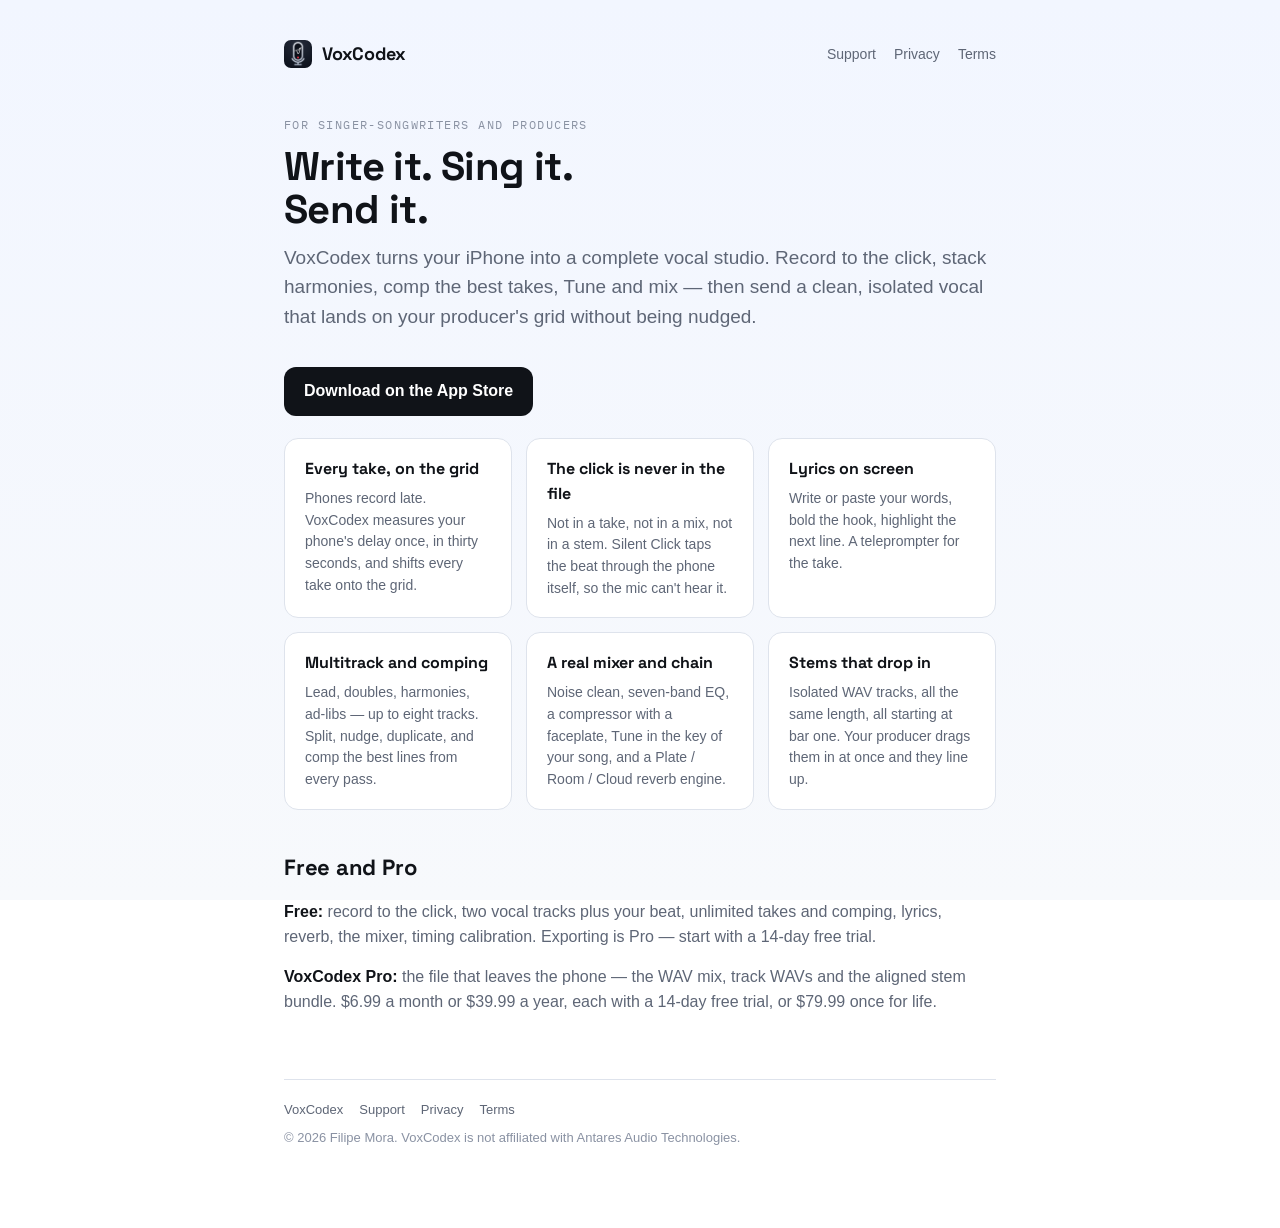
<file: index.html>
<!doctype html><html lang="en"><head><meta charset="utf-8"><meta name="viewport" content="width=device-width,initial-scale=1"><title>VoxCodex — the pocket vocal studio for singers, songwriters and producers</title><meta name="description" content="Record vocals to a click, comp takes, Tune, mix, and send stems that drop straight onto the grid. A complete vocal studio for iPhone."><link rel="preconnect" href="https://fonts.googleapis.com"><link href="https://fonts.googleapis.com/css2?family=IBM+Plex+Mono:wght@600&family=Space+Grotesk:wght@500;700&display=swap" rel="stylesheet"><link rel="stylesheet" href="style.css"></head><body><div class="wrap"><header class="top"><a class="brand" href="index.html"><img src="icon.png" alt="">VoxCodex</a><nav><a href="support.html">Support</a><a href="privacy.html">Privacy</a><a href="terms.html">Terms</a></nav></header>
<p class="eyebrow">For singer-songwriters and producers</p>
<h1>Write it. Sing it.<br>Send it.</h1>
<p class="lede">VoxCodex turns your iPhone into a complete vocal studio. Record to the click, stack harmonies, comp the best takes, Tune and mix — then send a clean, isolated vocal that lands on your producer's grid without being nudged.</p>
<a class="cta" href="https://apps.apple.com/app/id6803250762">Download on the App Store</a>
<div class="grid">
<div class="card"><h3>Every take, on the grid</h3><p>Phones record late. VoxCodex measures your phone's delay once, in thirty seconds, and shifts every take onto the grid.</p></div>
<div class="card"><h3>The click is never in the file</h3><p>Not in a take, not in a mix, not in a stem. Silent Click taps the beat through the phone itself, so the mic can't hear it.</p></div>
<div class="card"><h3>Lyrics on screen</h3><p>Write or paste your words, bold the hook, highlight the next line. A teleprompter for the take.</p></div>
<div class="card"><h3>Multitrack and comping</h3><p>Lead, doubles, harmonies, ad-libs — up to eight tracks. Split, nudge, duplicate, and comp the best lines from every pass.</p></div>
<div class="card"><h3>A real mixer and chain</h3><p>Noise clean, seven-band EQ, a compressor with a faceplate, Tune in the key of your song, and a Plate / Room / Cloud reverb engine.</p></div>
<div class="card"><h3>Stems that drop in</h3><p>Isolated WAV tracks, all the same length, all starting at bar one. Your producer drags them in at once and they line up.</p></div>
</div>
<h2>Free and Pro</h2>
<p><b>Free:</b> record to the click, two vocal tracks plus your beat, unlimited takes and comping, lyrics, reverb, the mixer, timing calibration. Exporting is Pro — start with a 14-day free trial.</p>
<p><b>VoxCodex Pro:</b> the file that leaves the phone — the WAV mix, track WAVs and the aligned stem bundle. $6.99 a month or $39.99 a year, each with a 14-day free trial, or $79.99 once for life.</p>
<footer><a href="index.html">VoxCodex</a><a href="support.html">Support</a><a href="privacy.html">Privacy</a><a href="terms.html">Terms</a><div style="margin-top:8px">© 2026 Filipe Mora. VoxCodex is not affiliated with Antares Audio Technologies.</div></footer></div></body></html>
</file>
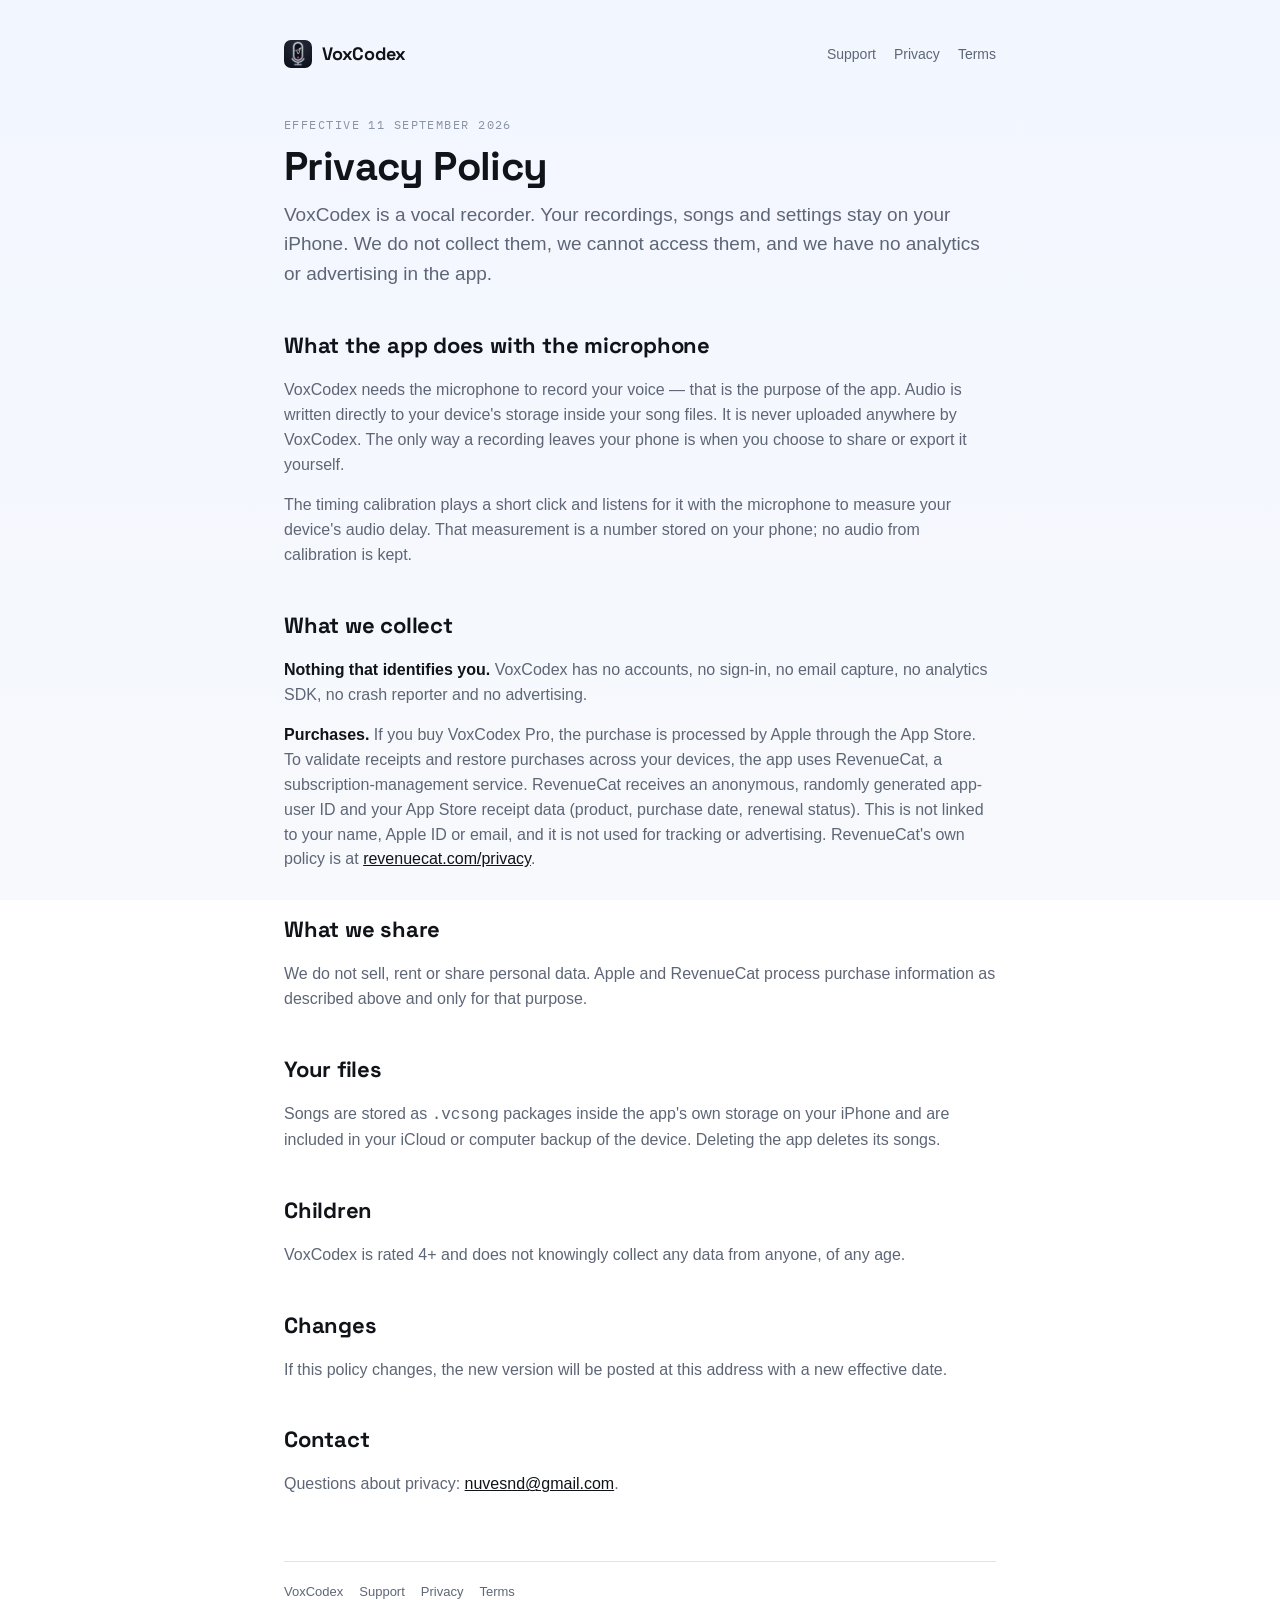
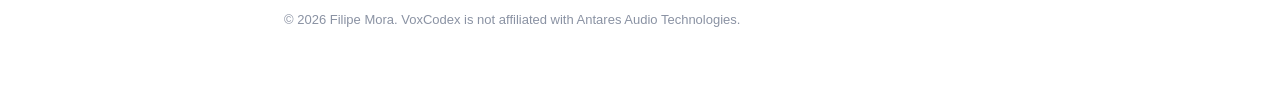
<file: privacy.html>
<!doctype html><html lang="en"><head><meta charset="utf-8"><meta name="viewport" content="width=device-width,initial-scale=1"><title>VoxCodex — Privacy Policy</title><link rel="preconnect" href="https://fonts.googleapis.com"><link href="https://fonts.googleapis.com/css2?family=IBM+Plex+Mono:wght@600&family=Space+Grotesk:wght@500;700&display=swap" rel="stylesheet"><link rel="stylesheet" href="style.css"></head><body><div class="wrap"><header class="top"><a class="brand" href="index.html"><img src="icon.png" alt="">VoxCodex</a><nav><a href="support.html">Support</a><a href="privacy.html">Privacy</a><a href="terms.html">Terms</a></nav></header>
<p class="eyebrow">Effective 11 September 2026</p>
<h1>Privacy Policy</h1>
<p class="lede">VoxCodex is a vocal recorder. Your recordings, songs and settings stay on your iPhone. We do not collect them, we cannot access them, and we have no analytics or advertising in the app.</p>
<h2>What the app does with the microphone</h2>
<p>VoxCodex needs the microphone to record your voice — that is the purpose of the app. Audio is written directly to your device's storage inside your song files. It is never uploaded anywhere by VoxCodex. The only way a recording leaves your phone is when you choose to share or export it yourself.</p>
<p>The timing calibration plays a short click and listens for it with the microphone to measure your device's audio delay. That measurement is a number stored on your phone; no audio from calibration is kept.</p>
<h2>What we collect</h2>
<p><b>Nothing that identifies you.</b> VoxCodex has no accounts, no sign-in, no email capture, no analytics SDK, no crash reporter and no advertising.</p>
<p><b>Purchases.</b> If you buy VoxCodex Pro, the purchase is processed by Apple through the App Store. To validate receipts and restore purchases across your devices, the app uses RevenueCat, a subscription-management service. RevenueCat receives an anonymous, randomly generated app-user ID and your App Store receipt data (product, purchase date, renewal status). This is not linked to your name, Apple ID or email, and it is not used for tracking or advertising. RevenueCat's own policy is at <a href="https://www.revenuecat.com/privacy">revenuecat.com/privacy</a>.</p>
<h2>What we share</h2>
<p>We do not sell, rent or share personal data. Apple and RevenueCat process purchase information as described above and only for that purpose.</p>
<h2>Your files</h2>
<p>Songs are stored as <code>.vcsong</code> packages inside the app's own storage on your iPhone and are included in your iCloud or computer backup of the device. Deleting the app deletes its songs.</p>
<h2>Children</h2>
<p>VoxCodex is rated 4+ and does not knowingly collect any data from anyone, of any age.</p>
<h2>Changes</h2>
<p>If this policy changes, the new version will be posted at this address with a new effective date.</p>
<h2>Contact</h2>
<p>Questions about privacy: <a href="mailto:nuvesnd@gmail.com">nuvesnd@gmail.com</a>.</p>
<footer><a href="index.html">VoxCodex</a><a href="support.html">Support</a><a href="privacy.html">Privacy</a><a href="terms.html">Terms</a><div style="margin-top:8px">© 2026 Filipe Mora. VoxCodex is not affiliated with Antares Audio Technologies.</div></footer></div></body></html>
</file>
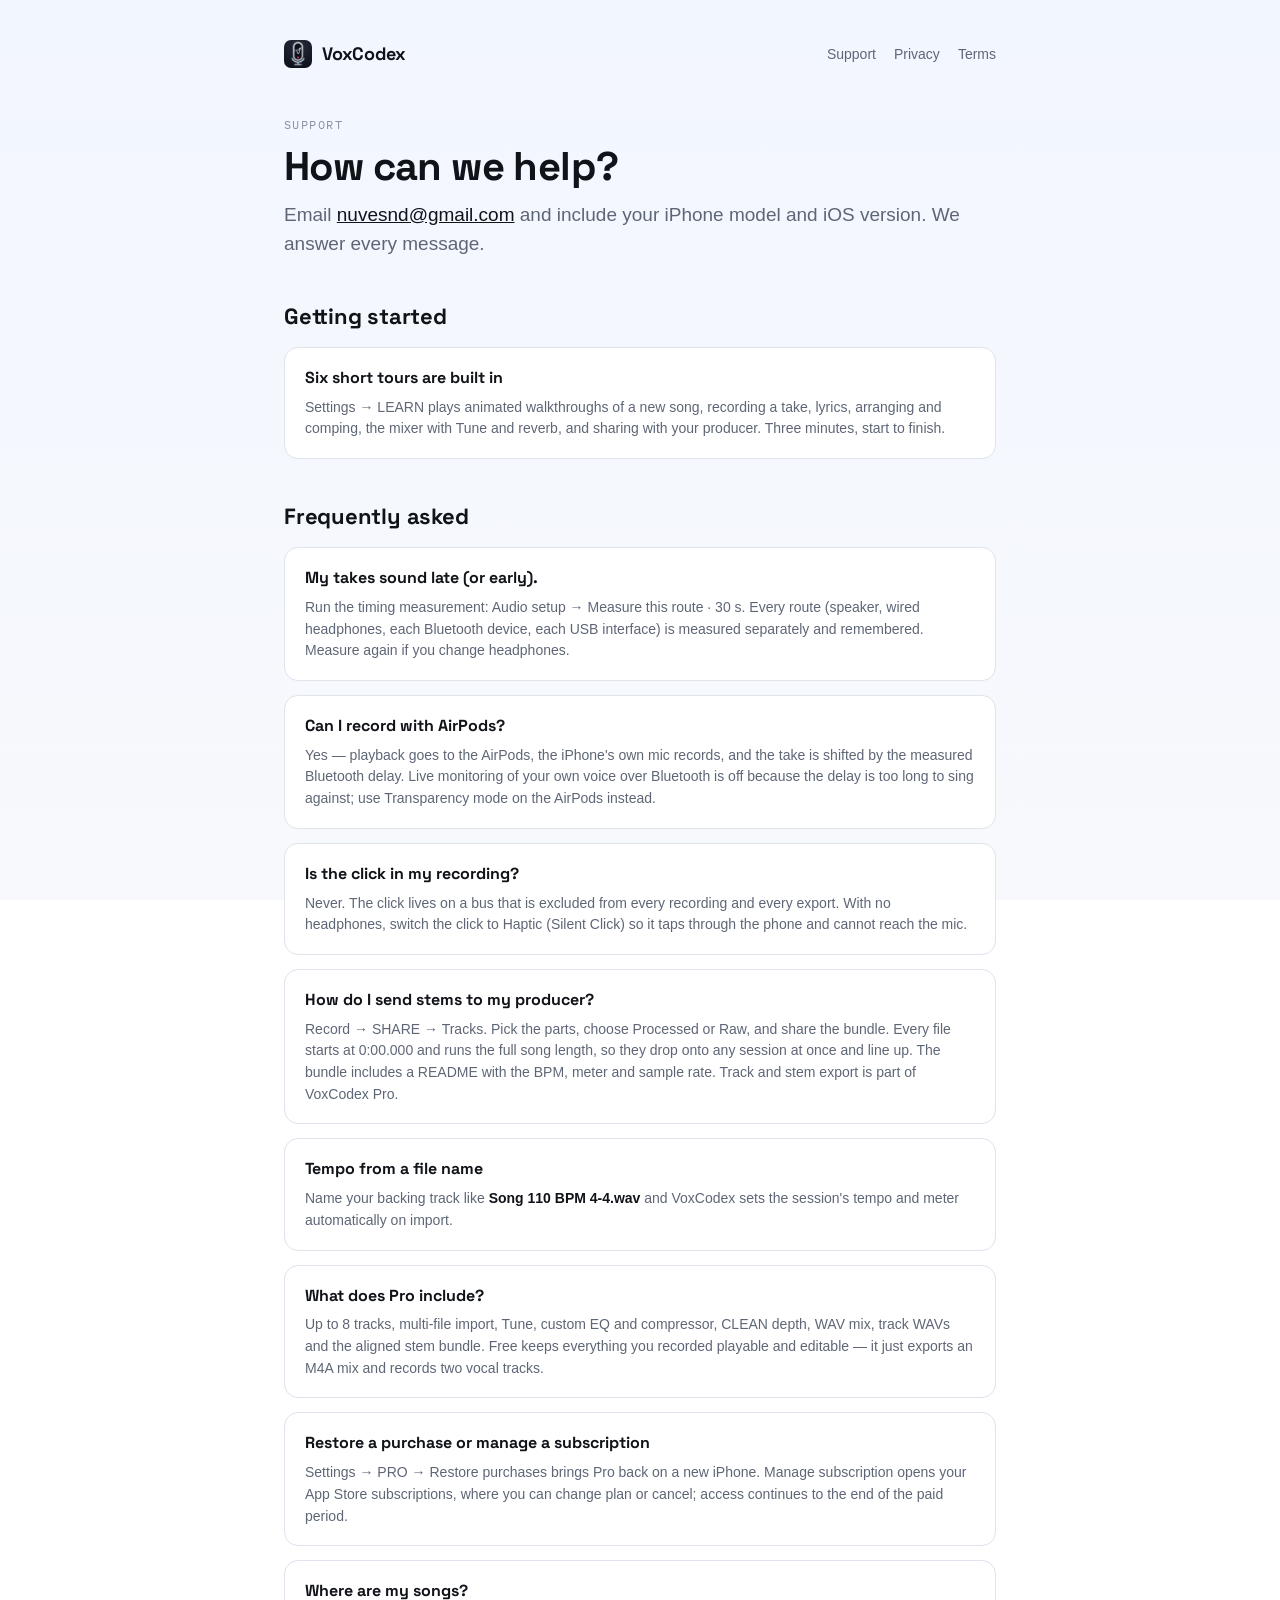
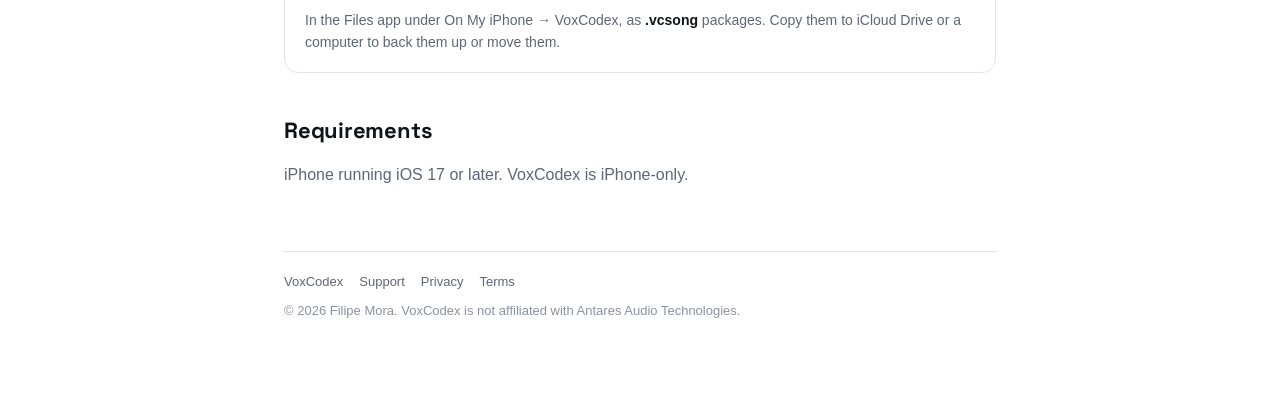
<file: support.html>
<!doctype html><html lang="en"><head><meta charset="utf-8"><meta name="viewport" content="width=device-width,initial-scale=1"><title>VoxCodex — Support</title><link rel="preconnect" href="https://fonts.googleapis.com"><link href="https://fonts.googleapis.com/css2?family=IBM+Plex+Mono:wght@600&family=Space+Grotesk:wght@500;700&display=swap" rel="stylesheet"><link rel="stylesheet" href="style.css"></head><body><div class="wrap"><header class="top"><a class="brand" href="index.html"><img src="icon.png" alt="">VoxCodex</a><nav><a href="support.html">Support</a><a href="privacy.html">Privacy</a><a href="terms.html">Terms</a></nav></header>
<p class="eyebrow">Support</p>
<h1>How can we help?</h1>
<p class="lede">Email <a href="mailto:nuvesnd@gmail.com">nuvesnd@gmail.com</a> and include your iPhone model and iOS version. We answer every message.</p>
<h2>Getting started</h2>
<div class="card"><h3>Six short tours are built in</h3><p>Settings → LEARN plays animated walkthroughs of a new song, recording a take, lyrics, arranging and comping, the mixer with Tune and reverb, and sharing with your producer. Three minutes, start to finish.</p></div>
<h2>Frequently asked</h2>
<div class="card"><h3>My takes sound late (or early).</h3><p>Run the timing measurement: Audio setup → Measure this route · 30 s. Every route (speaker, wired headphones, each Bluetooth device, each USB interface) is measured separately and remembered. Measure again if you change headphones.</p></div>
<div class="card"><h3>Can I record with AirPods?</h3><p>Yes — playback goes to the AirPods, the iPhone's own mic records, and the take is shifted by the measured Bluetooth delay. Live monitoring of your own voice over Bluetooth is off because the delay is too long to sing against; use Transparency mode on the AirPods instead.</p></div>
<div class="card"><h3>Is the click in my recording?</h3><p>Never. The click lives on a bus that is excluded from every recording and every export. With no headphones, switch the click to Haptic (Silent Click) so it taps through the phone and cannot reach the mic.</p></div>
<div class="card"><h3>How do I send stems to my producer?</h3><p>Record → SHARE → Tracks. Pick the parts, choose Processed or Raw, and share the bundle. Every file starts at 0:00.000 and runs the full song length, so they drop onto any session at once and line up. The bundle includes a README with the BPM, meter and sample rate. Track and stem export is part of VoxCodex Pro.</p></div>
<div class="card"><h3>Tempo from a file name</h3><p>Name your backing track like <b>Song 110 BPM 4-4.wav</b> and VoxCodex sets the session's tempo and meter automatically on import.</p></div>
<div class="card"><h3>What does Pro include?</h3><p>Up to 8 tracks, multi-file import, Tune, custom EQ and compressor, CLEAN depth, WAV mix, track WAVs and the aligned stem bundle. Free keeps everything you recorded playable and editable — it just exports an M4A mix and records two vocal tracks.</p></div>
<div class="card"><h3>Restore a purchase or manage a subscription</h3><p>Settings → PRO → Restore purchases brings Pro back on a new iPhone. Manage subscription opens your App Store subscriptions, where you can change plan or cancel; access continues to the end of the paid period.</p></div>
<div class="card"><h3>Where are my songs?</h3><p>In the Files app under On My iPhone → VoxCodex, as <b>.vcsong</b> packages. Copy them to iCloud Drive or a computer to back them up or move them.</p></div>
<h2>Requirements</h2>
<p>iPhone running iOS 17 or later. VoxCodex is iPhone-only.</p>
<footer><a href="index.html">VoxCodex</a><a href="support.html">Support</a><a href="privacy.html">Privacy</a><a href="terms.html">Terms</a><div style="margin-top:8px">© 2026 Filipe Mora. VoxCodex is not affiliated with Antares Audio Technologies.</div></footer></div></body></html>
</file>
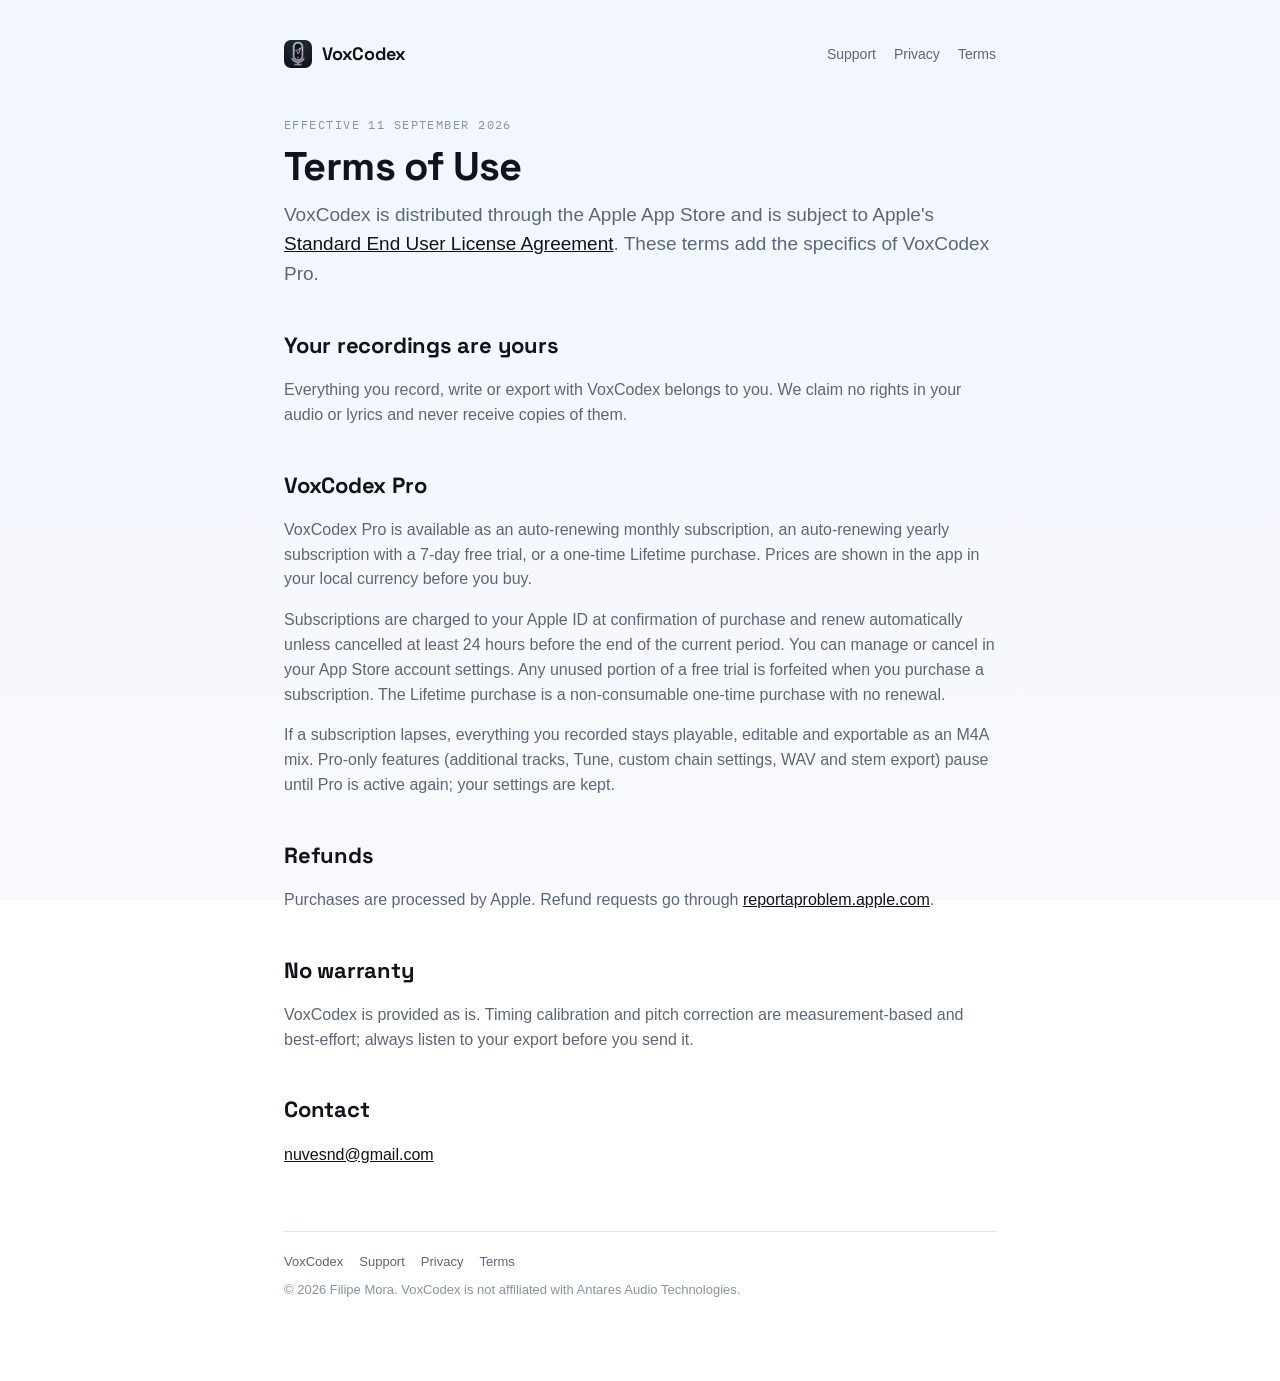
<file: terms.html>
<!doctype html><html lang="en"><head><meta charset="utf-8"><meta name="viewport" content="width=device-width,initial-scale=1"><title>VoxCodex — Terms of Use</title><link rel="preconnect" href="https://fonts.googleapis.com"><link href="https://fonts.googleapis.com/css2?family=IBM+Plex+Mono:wght@600&family=Space+Grotesk:wght@500;700&display=swap" rel="stylesheet"><link rel="stylesheet" href="style.css"></head><body><div class="wrap"><header class="top"><a class="brand" href="index.html"><img src="icon.png" alt="">VoxCodex</a><nav><a href="support.html">Support</a><a href="privacy.html">Privacy</a><a href="terms.html">Terms</a></nav></header>
<p class="eyebrow">Effective 11 September 2026</p>
<h1>Terms of Use</h1>
<p class="lede">VoxCodex is distributed through the Apple App Store and is subject to Apple's <a href="https://www.apple.com/legal/internet-services/itunes/dev/stdeula/">Standard End User License Agreement</a>. These terms add the specifics of VoxCodex Pro.</p>
<h2>Your recordings are yours</h2>
<p>Everything you record, write or export with VoxCodex belongs to you. We claim no rights in your audio or lyrics and never receive copies of them.</p>
<h2>VoxCodex Pro</h2>
<p>VoxCodex Pro is available as an auto-renewing monthly subscription, an auto-renewing yearly subscription with a 7-day free trial, or a one-time Lifetime purchase. Prices are shown in the app in your local currency before you buy.</p>
<p>Subscriptions are charged to your Apple ID at confirmation of purchase and renew automatically unless cancelled at least 24 hours before the end of the current period. You can manage or cancel in your App Store account settings. Any unused portion of a free trial is forfeited when you purchase a subscription. The Lifetime purchase is a non-consumable one-time purchase with no renewal.</p>
<p>If a subscription lapses, everything you recorded stays playable, editable and exportable as an M4A mix. Pro-only features (additional tracks, Tune, custom chain settings, WAV and stem export) pause until Pro is active again; your settings are kept.</p>
<h2>Refunds</h2>
<p>Purchases are processed by Apple. Refund requests go through <a href="https://reportaproblem.apple.com">reportaproblem.apple.com</a>.</p>
<h2>No warranty</h2>
<p>VoxCodex is provided as is. Timing calibration and pitch correction are measurement-based and best-effort; always listen to your export before you send it.</p>
<h2>Contact</h2>
<p><a href="mailto:nuvesnd@gmail.com">nuvesnd@gmail.com</a></p>
<footer><a href="index.html">VoxCodex</a><a href="support.html">Support</a><a href="privacy.html">Privacy</a><a href="terms.html">Terms</a><div style="margin-top:8px">© 2026 Filipe Mora. VoxCodex is not affiliated with Antares Audio Technologies.</div></footer></div></body></html>
</file>
<file: style.css>
:root{--ink:#101318;--deep:#5E6676;--meta:#8A92A3;--hair:#DEE3EC;--pri:#C9D1E0;--canvas:#101218;--red:#FF1F3D;--ok:#6C9BD1}
*{box-sizing:border-box}
html,body{margin:0;background:linear-gradient(180deg,#F2F6FF 0%,#F7F9FC 100%) fixed;color:var(--ink);font:16px/1.55 -apple-system,"SF Pro Text","Helvetica Neue",Arial,sans-serif}
a{color:var(--ink)}
.wrap{max-width:760px;margin:0 auto;padding:40px 24px 80px}
header.top{display:flex;align-items:center;justify-content:space-between;gap:16px;margin-bottom:48px}
.brand{display:flex;align-items:center;gap:10px;text-decoration:none;font-family:"Space Grotesk",sans-serif;font-weight:700;font-size:18px;letter-spacing:-.01em}
.brand img{width:28px;height:28px;border-radius:7px}
nav a{font-size:14px;color:var(--deep);text-decoration:none;margin-left:18px}
nav a:hover{color:var(--ink)}
h1{font-family:"Space Grotesk",sans-serif;font-weight:700;font-size:40px;line-height:1.08;letter-spacing:-.015em;margin:0 0 12px}
h2{font-family:"Space Grotesk",sans-serif;font-weight:700;font-size:22px;letter-spacing:-.01em;margin:40px 0 8px}
.lede{font-size:19px;color:var(--deep);margin:0 0 28px}
p,li{color:var(--deep)}
p b,li b{color:var(--ink);font-weight:600}
.eyebrow{font-family:"IBM Plex Mono",monospace;font-size:12px;letter-spacing:.12em;text-transform:uppercase;color:var(--meta);margin:0 0 10px}
.card{background:#fff;border:1px solid var(--hair);border-radius:14px;padding:18px 20px;margin:14px 0}
.grid{display:grid;grid-template-columns:repeat(auto-fit,minmax(220px,1fr));gap:14px;margin:22px 0}
.grid .card{margin:0}
.card h3{font-family:"Space Grotesk",sans-serif;font-size:16px;margin:0 0 6px}
.card p{font-size:14px;margin:0}
.cta{display:inline-block;background:var(--ink);color:#fff;text-decoration:none;font-weight:600;border-radius:12px;padding:12px 20px;margin:8px 0 0}
.meta{font-size:13px;color:var(--meta)}
footer{margin-top:64px;border-top:1px solid var(--hair);padding-top:20px;font-size:13px;color:var(--meta)}
footer a{color:var(--deep);text-decoration:none;margin-right:16px}
hr{border:0;border-top:1px solid var(--hair);margin:32px 0}
</file>
